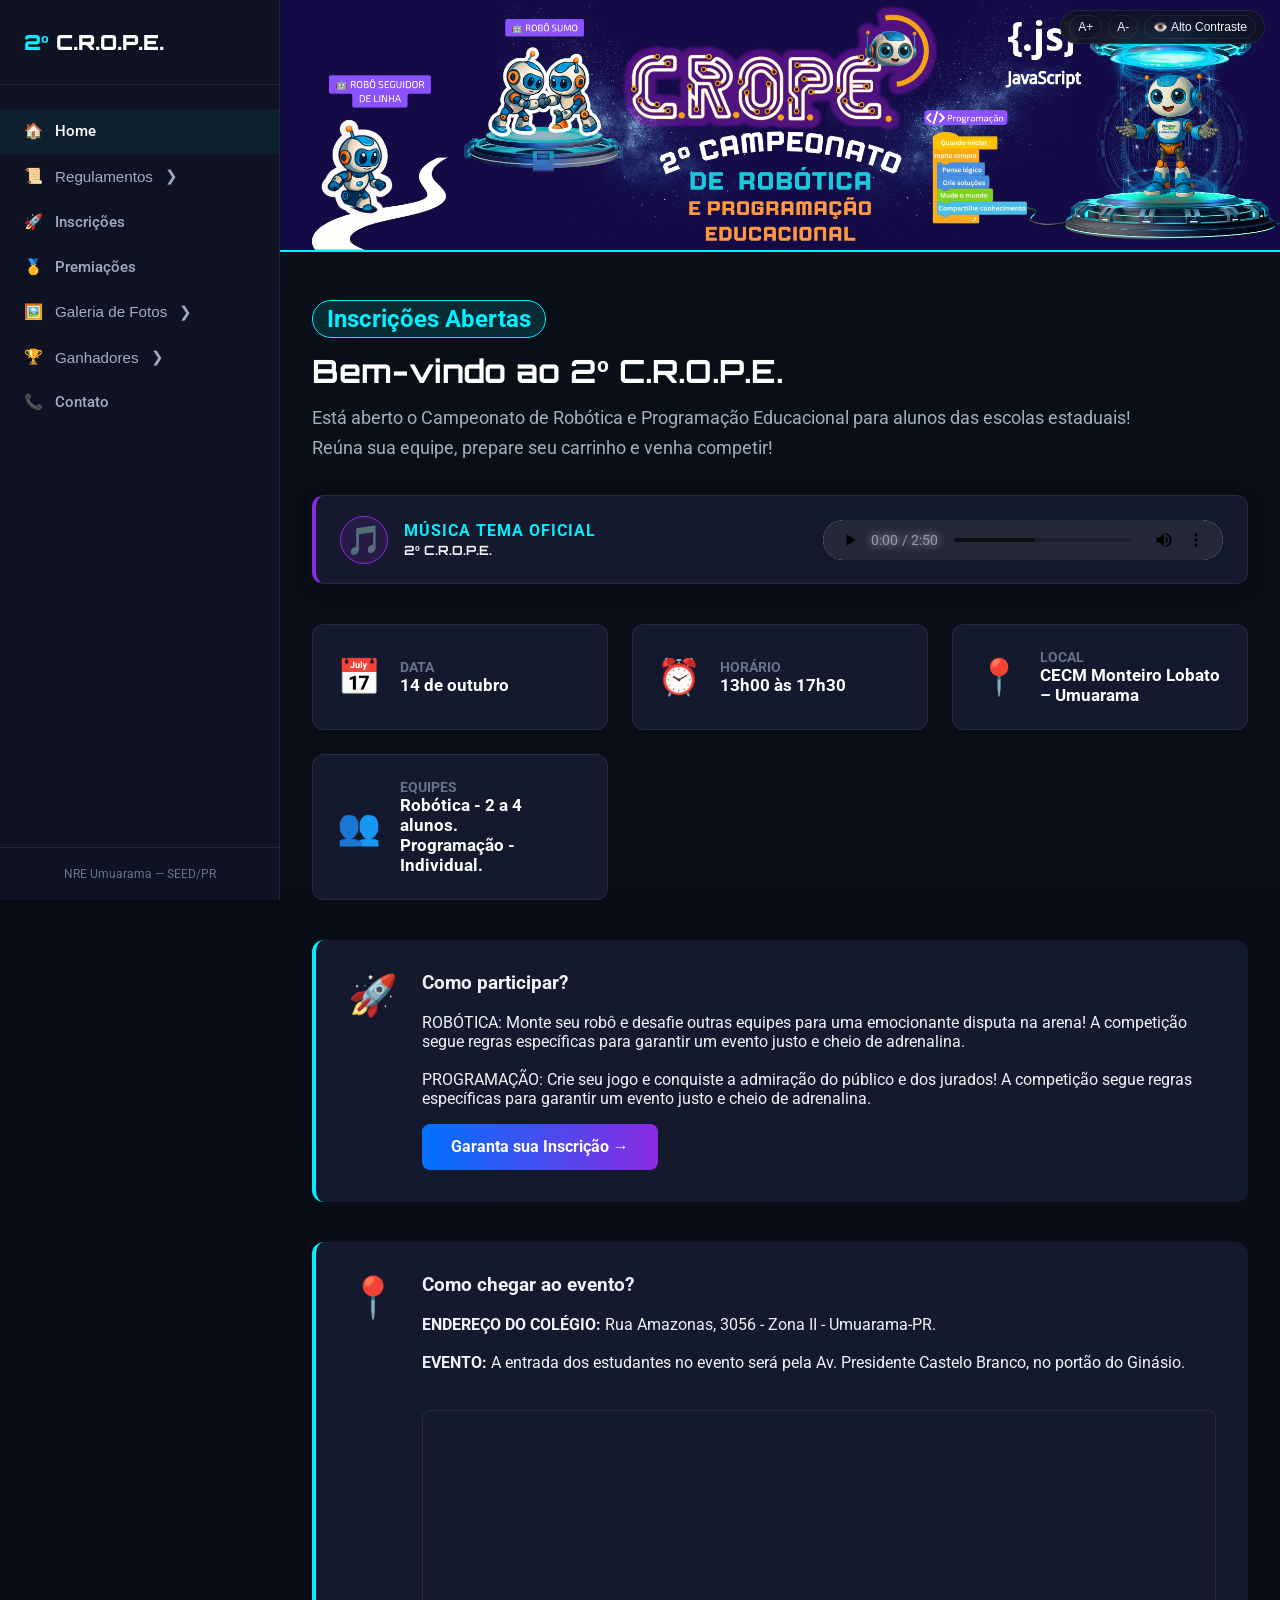
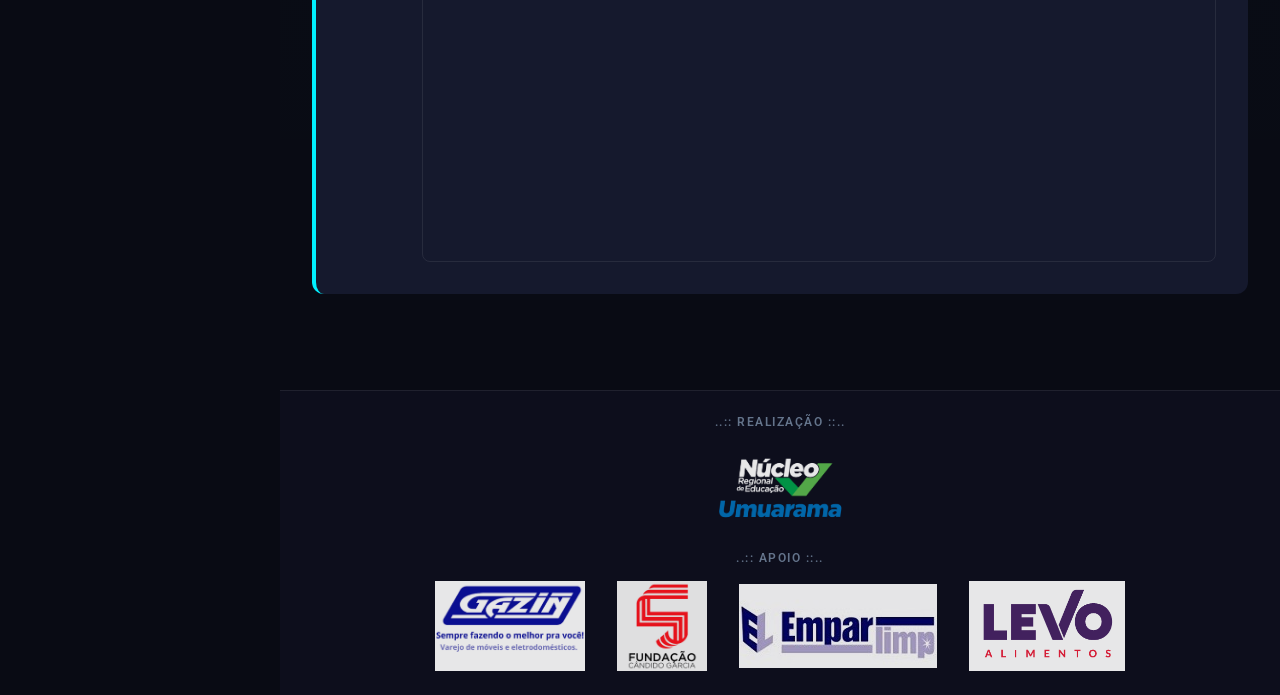
<file: index.html>
<!DOCTYPE html>
<html lang="pt-BR">
<head>
    <meta charset="UTF-8">
    <meta name="viewport" content="width=device-width, initial-scale=1.0">
    <title>2º C.R.O.P.E. - Campeonato de Robótica e Programação Educacional</title>
    <!-- Google Fonts -->
    <link rel="preconnect" href="https://fonts.googleapis.com">
    <link rel="preconnect" href="https://fonts.gstatic.com" crossorigin>
    <link href="https://fonts.googleapis.com/css2?family=Orbitron:wght@600;800;900&family=Rajdhani:wght@500;600;700&family=Roboto:wght@300;400;500;700&display=swap" rel="stylesheet">
    <link rel="stylesheet" href="css/style.css">
</head>
<body class="cyber-theme">

    <!-- ACESSIBILIDADE -->
<div class="accessibility-bar" role="region" aria-label="Acessibilidade">
    <button id="btn-increase-font" title="Aumentar fonte" aria-label="Aumentar fonte">A+</button>
    <button id="btn-decrease-font" title="Diminuir fonte" aria-label="Diminuir fonte">A-</button>
    <button id="btn-toggle-contrast" title="Alternar alto contraste" aria-label="Alto contraste">👁️ Alto Contraste</button>
</div>

    <!-- BARRA LATERAL DE NAVEGAÇÃO -->
    <aside class="sidebar-navigation" id="sidebar">
        <div class="sidebar-header">
            <a href="#home" class="brand-logo">
                <span class="brand-edition">2º</span> C.R.O.P.E.
            </a>
            <button class="mobile-toggle" id="mobile-toggle" aria-label="Alternar Menu">
                <span></span>
                <span></span>
                <span></span>
            </button>
        </div>

        <nav class="nav-menu">
            <ul class="nav-list">
                <li class="nav-item">
                    <a href="#home" class="nav-link active" data-section="home">
                        <span class="nav-icon">🏠</span>
                        <span class="nav-text">Home</span>
                    </a>
                </li>
                <li class="nav-item dropdown">
                    <button class="dropdown-btn" aria-expanded="false">
                        <span class="nav-icon">📜</span>
                        <span class="nav-text">Regulamentos</span>
                        <span class="arrow-icon">❯</span>
                    </button>
                    <ul class="dropdown-menu">
                        <li><a href="#regulamento-robotica" class="nav-link" data-section="regulamento-robotica">Robótica Educacional</a></li>
                        <li><a href="#regulamento-programacao" class="nav-link" data-section="regulamento-programacao">Programação Educacional</a></li>
                    </ul>
                </li>
                <li class="nav-item">
                    <a href="#inscricoes" class="nav-link" data-section="inscricoes">
                        <span class="nav-icon">🚀</span>
                        <span class="nav-text">Inscrições</span>
                    </a>
                </li>
                <li class="nav-item">
                    <a href="#premiacoes" class="nav-link" data-section="premiacoes">
                        <span class="nav-icon">🥇</span>
                        <span class="nav-text">Premiações</span>
                    </a>
                </li>
                <li class="nav-item dropdown">
                    <button class="dropdown-btn" aria-expanded="false">
                        <span class="nav-icon">🖼️</span>
                        <span class="nav-text">Galeria de Fotos</span>
                        <span class="arrow-icon">❯</span>
                    </button>
                    <ul class="dropdown-menu">
                        <li><a href="#fotos-2025" class="nav-link" data-section="fotos-2025">Fotos 1º CROPE (2025)</a></li>
                        <li><a href="#fotos-2026" class="nav-link" data-section="fotos-2026">Fotos 2º CROPE (2026)</a></li>
                    </ul>
                </li>
                <li class="nav-item dropdown">
                    <button class="dropdown-btn" aria-expanded="false">
                        <span class="nav-icon">🏆</span>
                        <span class="nav-text">Ganhadores</span>
                        <span class="arrow-icon">❯</span>
                    </button>
                    <ul class="dropdown-menu">
                        <li><a href="#ganhadores-2025" class="nav-link" data-section="ganhadores-2025">Ganhadores (2025)</a></li>
                        <li><a href="#ganhadores-2026" class="nav-link" data-section="ganhadores-2026">Ganhadores (2026)</a></li>
                    </ul>
                </li>
                <li class="nav-item">
                    <a href="#contato" class="nav-link" data-section="contato">
                        <span class="nav-icon">📞</span>
                        <span class="nav-text">Contato</span>
                    </a>
                </li>

            <!--    <li class="nav-item">
                    <a href="resultados.html" class="nav-link" target="_blank">
                        <span class="badge-neon2">● Resultados ao Vivo!</span>
                    </a>
                </li>
            -->    
            </ul>
        </nav>

        <footer class="sidebar-footer">
            <p>NRE Umuarama — SEED/PR</p>
        </footer>
    </aside>

    <!-- CONTEÚDO PRINCIPAL (SPA VISUAL) -->
    <main class="main-content">

        <!-- ================= SEÇÃO: HOME ================= -->
        <section id="home" class="page-section active">
            <header class="banner-header">
                <img src="images/banner/banner-home.png" alt="Banner 2º CROPE" class="banner-img" onerror="this.classList.add('banner-placeholder')">
                <div class="banner-fallback-title">
                    <h1>2º C.R.O.P.E.</h1>
                    <p>CAMPEONATO DE ROBÓTICA E PROGRAMAÇÃO EDUCACIONAL</p>
                </div>
            </header>

            <article class="content-wrapper">
                <header class="section-title-group">
                    <span class="badge-neon">Inscrições Abertas</span>
                    <h2>Bem-vindo ao 2º C.R.O.P.E.</h2>
                    <p class="lead-text">Está aberto o Campeonato de Robótica e Programação Educacional para alunos das escolas estaduais!</p>
                    <p class="lead-text">Reúna sua equipe, prepare seu carrinho e venha competir!</p>
                </header>

                <!-- Player de Áudio Oficial -->
                    <div class="audio-player-card">
                        <div class="audio-info">
                            <div class="audio-icon">🎵</div>
                            <div class="audio-details">
                                <span class="audio-tag">Música Tema Oficial</span>
                                <h4 class="audio-title">2º C.R.O.P.E.</h4>
                            </div>
                        </div>
    
                        <!-- O atributo 'controls' permite que o usuário dê o play e o 'preload="metadata"' não força o carregamento pesado -->
                        <audio class="custom-audio-element" controls preload="metadata">
                            <source src="audio/musica-tema.mp3" type="audio/mpeg">
                            Seu navegador não suporta o elemento de áudio.
                        </audio>
                    </div>
                
                <section class="info-grid">
                    <article class="info-card">
                        <div class="info-icon">📅</div>
                        <div class="info-body">
                            <h3>Data</h3>
                            <p>14 de outubro</p>
                        </div>
                    </article>

                    <article class="info-card">
                        <div class="info-icon">⏰</div>
                        <div class="info-body">
                            <h3>Horário</h3>
                            <p>13h00 às 17h30</p>
                        </div>
                    </article>

                    <article class="info-card">
                        <div class="info-icon">📍</div>
                        <div class="info-body">
                            <h3>Local</h3>
                            <p>CECM Monteiro Lobato – Umuarama</p>
                        </div>
                    </article>

                    <article class="info-card">
                        <div class="info-icon">👥</div>
                        <div class="info-body">
                            <h3>Equipes</h3>
                            <p>Robótica - 2 a 4 alunos.</p>
                            <p>Programação - Individual.</p>
                        </div>
                    </article>
                </section>

                <article class="callout-box accent-cyan">
                    <div class="callout-icon">🚀</div>
                    <div class="callout-content">
                        <h3>Como participar?</h3><br>                        
                        <p>ROBÓTICA: Monte seu robô e desafie outras equipes para uma emocionante disputa na arena! A competição segue regras específicas para garantir um evento justo e cheio de adrenalina.</p><br>                        
                        <p>PROGRAMAÇÃO: Crie seu jogo e conquiste a admiração do público e dos jurados! A competição segue regras específicas para garantir um evento justo e cheio de adrenalina.</p>
                        <a href="#inscricoes" class="btn-primary nav-trigger" data-target="inscricoes">Garanta sua Inscrição &rarr;</a>
                    </div>
                </article>

               <article class="callout-box accent-cyan">
                    <div class="callout-icon">📍</div>
                    <div class="callout-content">
                    <h3>Como chegar ao evento?</h3><br>                    
                    <p><strong>ENDEREÇO DO COLÉGIO:</strong> Rua Amazonas, 3056 - Zona II - Umuarama-PR.</p><br>                    
                    <p><strong>EVENTO:</strong> A entrada dos estudantes no evento será pela Av. Presidente Castelo Branco, no portão do Ginásio.</p><br>
                    

                    <!-- Contêiner do Mini-Mapa -->
                    <div class="map-container">
                        <iframe 
                            src="https://www.google.com/maps/embed?pb=!1m18!1m12!1m3!1d3652.883713912192!2d-53.31583000000001!3d-23.751500000000003!2m3!1f0!2f0!3f0!3m2!1i1024!2i768!4f13.1!3m3!1m2!1s0x94f2d40026e632db%3A0xb3cf51aef977a4a2!2sR.%20Amazonas%2C%203056%20-%20Zona%20II%2C%20Umuarama%20-%20PR%2C%2087502-120!5e0!3m2!1spt-BR!2sbr!4v1700000000000!5m2!1spt-BR!2sbr" 
                            width="100%" 
                            height="220" 
                            style="border:0;" 
                            allowfullscreen="" 
                            loading="lazy" 
                            referrerpolicy="no-referrer-when-downgrade">
                        </iframe>
                    </div>
                    </div>
                </article>

            </article>
        </section>


        <!-- ================= SEÇÃO: REGULAMENTO ROBÓTICA ================= -->
        <section id="regulamento-robotica" class="page-section">
            <header class="banner-header">
                <img src="images/banner/banner-regulamento-robotica.png" alt="Banner Regulamento Robótica Educacional" class="banner-img" onerror="this.classList.add('banner-placeholder')">
                <div class="banner-fallback-title">
                    <h1>REGULAMENTO ROBÓTICA</h1>
                </div>
            </header>

            <article class="content-wrapper">
                <header class="section-title-group">
                    <h2>Regulamento de Robótica Educacional</h2>
                    <p class="lead-text">Nosso manual de superpoderes! Ele garante que a competição seja justa, emocionante e cheia de desafios incríveis para você mostrar todo o seu talento na robótica.</p>
                </header><br>

                <div class="action-bar-pdf">
                    <a href="docs/regulamento-robotica-esse.pdf" target="_blank" rel="noopener noreferrer" class="btn-download-pdf">
                        📄 Clique aqui e baixe o regulamento de Robótica em PDF
                    </a>
                </div>

                <article class="alert-box warning-alert">
                    <div class="alert-header">
                        <span class="alert-icon">⚠️</span>
                        <h3>Briefing Obrigatório</h3>
                    </div>
                    <p>Será realizado um briefing obrigatório antes do início da competição, com o objetivo de esclarecer e elucidar quaisquer dúvidas dos competidores. É de responsabilidade das equipes interessadas estarem presentes no briefing, com pelo menos um representante, no horário previamente informado pela organização.</p>
                </article>

                <section class="rules-detail-card">
                    <h3>Regras Gerais & Autoridade</h3><br>
                    <ul class="styled-list">
                        <li>A organização poderá realizar briefings adicionais para discutir eventuais situações não previstas neste regulamento.</li>
                        <li>Em casos de incidentes não previstos nestas regras ou não acordados previamente em briefing, caberá à organização do evento deliberar sobre como proceder.</li>
                        <li>Os árbitros poderão solicitar informações técnicas ou operacionais sobre o robô, se julgarem necessário.</li>
                        <li>Os árbitros têm autoridade para desclassificar robôs ou tomar decisões cabíveis durante a competição, desde que justificadas com base neste regulamento e no conteúdo do briefing.</li>
                    </ul>
                </section>
            </article>
        </section>

        <!-- ================= SEÇÃO: REGULAMENTO PROGRAMAÇÃO ================= -->
        <section id="regulamento-programacao" class="page-section">
            <header class="banner-header">
                <img src="images/banner/banner-regulamento-programacao.png" alt="Banner Regulamento Programação Educacional" class="banner-img" onerror="this.classList.add('banner-placeholder')">
                <div class="banner-fallback-title">
                    <h1>REGULAMENTO PROGRAMAÇÃO</h1>
                </div>
            </header>

            <article class="content-wrapper">
                <header class="section-title-group">
                    <h2>Regulamento de Programação Educacional</h2>
                    <p class="lead-text">Nosso guia supremo! Ele mostra tudo que deve ser feito para que a competição seja justa, emocionante e cheia de desafios incríveis para você mostrar todo o seu talento na programação.</p>
                </header><br>

                <div class="action-bar-pdf">
                    <a href="docs/regulamento-programacao-esse.pdf" target="_blank" rel="noopener noreferrer" class="btn-download-pdf">
                        📄 Clique aqui e baixe o regulamento de Programação em PDF
                    </a>
                </div>

                <article class="alert-box warning-alert">
                    <div class="alert-header">
                        <span class="alert-icon">🧑‍💻</span>
                        <h3>Fase Classificatória</h3>
                    </div>
                    <p>Após o encerramento das inscrições será realizada uma banca avaliadora para selecionar os 5 projetos que serão apresentados no dia do evento.</p>
                </article>

                <article class="alert-box warning-alert">
                    <div class="alert-header">
                        <span class="alert-icon">⚠️</span>
                        <h3>Briefing Obrigatório</h3>
                    </div>
                    <p>Será realizado um briefing obrigatório antes do início das apresentações, com o objetivo de esclarecer e elucidar quaisquer dúvidas dos competidores. É de responsabilidade dos interessados estarem presentes no briefing, no horário previamente informado pela organização.</p>
                </article>

                <section class="rules-detail-card">
                    <h3>Orientações Gerais da Competição</h3><br>
                    <ul class="styled-list">
                        <li>A organização poderá realizar briefings adicionais para discutir eventuais situações não previstas neste regulamento.</li>
                        <li>Em casos de incidentes não previstos nestas regras ou não acordados previamente em briefing, caberá à organização do evento deliberar sobre como proceder.</li>
                        <li>Os avaliadores poderão solicitar informações técnicas sobre o projeto/código, se julgarem necessário.</li>
                    </ul>
                </section>
            </article>
        </section>

        <!-- ================= SEÇÃO: INSCRIÇÕES ================= -->
        <section id="inscricoes" class="page-section">
            <header class="banner-header">
                <img src="images/banner/banner-inscricoes.png" alt="Banner Inscrições CROPE" class="banner-img" onerror="this.classList.add('banner-placeholder')">
                <div class="banner-fallback-title">
                    <h1>INSCRIÇÕES</h1>
                </div>
            </header>

            <article class="content-wrapper">
                <header class="section-title-group">
                    <h2>Inscrições para o 2º CROPE</h2>
                    <p class="lead-text">Confira os requisitos de participação e garanta a vaga da sua escola e equipe nas modalidades disponíveis.</p><br>
                </header>

                <section class="requirements-card">
                    <h3 style="color: aqua;">Prazo final para as inscrições: 30 de setembro de 2026.</h3><br>
                    <h3>Requisitos para Participação</h3><br>
                    <ul class="check-list">
                        <li>Podem participar alunos regularmente matriculados nas escolas estaduais jurisdicionadas ao NRE Umuarama.</li>
                        <li>As equipes/competidor inscritos devem representar uma instituição educacional.</li>
                        <li>Para Robótica cada equipe deve ser composta por 2 até 4 alunos.</li>
                        <li>Para Programação os trabalhos devem ser individuais.</li>
                        <li>Cada equipe de Robótica deverá fazer a inscrição na categoria em que deseja participar.</li>
                        <li>Uma instituição pode ser representada por várias equipes ou competidor.</li>
                        <li>O registro de diferentes equipes da mesma instituição na mesma categoria só é permitido se forem compostas por alunos distintos.</li>
                    </ul>
                </section>

                <article class="callout-box alert-border">
                    <div class="callout-icon">✍️</div>
                    <div class="callout-content">
                        <h3>Autorização para MENORES de idade.</h3>
                        <p><strong>É obrigatório anexar a autorização de uso de imagem assinada pelos responsáveis legais dos participantes no ato do preenchimento do formulário de inscrição.</strong></p>
                        <p><strong>Todas as autorizações devem ser agrupadas em um único arquivo PDF para anexar no formulário.</strong></p>
                        <a href="docs/termo-uso-imagem-menor.pdf" target="_blank" class="btn-secondary">
                            📄 Clique aqui para baixar o termo de autorização de uso de imagem para MENOR de idade.
                        </a>
                    </div>
                </article>

                <article class="callout-box alert-border-maior">
                    <div class="callout-icon">✍️</div>
                    <div class="callout-content">
                        <h3>Autorização para MAIORES de idade e/ou professores.</h3>
                        <p><strong>É obrigatório anexar a autorização de uso de imagem devidamente assinada pelos participantes no ato do preenchimento do formulário de inscrição.</strong></p>
                        <p><strong>Todas as autorizações devem ser agrupadas em um único arquivo PDF para anexar no formulário.</strong></p>
                        <a href="docs/termo-uso-imagem-maior.pdf" target="_blank" class="btn-secondary">
                            📄 Clique aqui para baixar o termo de autorização de uso de imagem para MAIOR de idade.
                        </a>
                    </div>
                </article>

                <section class="categories-grid">
                    <article class="category-card glow-purple">
                        <div class="category-badge">Modalidade Robótica</div>
                        <div class="category-icon">🤖</div>
                        <h3>Robô-Sumô</h3>
                        <p>Enfrente outros robôs na arena para ver quem consegue manter o domínio no tatame com força, agilidade e estratégia.</p>
                        <a href="https://forms.gle/gAjZwC9jieRZu14V9" target="_blank" rel="noopener noreferrer" class="btn-action">
                            <span>🤖 Realizar inscrição: Robô-Sumô</span>
                        </a>
                    </article>

                    <article class="category-card glow-blue">
                        <div class="category-badge">Modalidade Robótica</div>
                        <div class="category-icon">🏎️</div>
                        <h3>Seguidor de Linha</h3>
                        <p>Projete e programe um robô veloz capaz de percorrer o circuito sem perder o traçado e no menor tempo possível.</p>
                        <a href="https://forms.gle/YvRXK4kQCvYUqTuA7" target="_blank" rel="noopener noreferrer" class="btn-action">
                            <span>🏎️ Realizar inscrição: Seguidor de Linha</span>
                        </a>
                    </article>

                    <article class="category-card glow-green">
                        <div class="category-badge">Modalidade Programação</div>
                        <div class="category-icon">💻</div>
                        <h3>Programação</h3>
                        <p>Crie um jogo envolvente capaz de cativar o público e os jurados, use toda sua criatividade e desenvolva soluções inteligentes para um código limpo.</p>
                        <a href="https://forms.gle/HqL9S4xP6eVXHHpk6" target="_blank" rel="noopener noreferrer" class="btn-action">
                            <span>👨‍💻 Realizar inscrição: Programação</span>
                        </a>
                    </article>
                </section>
            </article>
        </section>

        <!-- ================= SEÇÃO: PREMIAÇÕES ================= -->
        <section id="premiacoes" class="page-section">
            <header class="banner-header">
                <img src="images/banner/banner-premiacoes.png" alt="Banner Premiações CROPE" class="banner-img" onerror="this.classList.add('banner-placeholder')">
                <div class="banner-fallback-title">
                    <h1>PREMIAÇÕES</h1>
                </div>
            </header>

            <article class="content-wrapper">
                <header class="section-title-group">
                    <h2>Premiações & Reconhecimento</h2>
                    <p class="lead-text">Seu esforço, dedicação e criatividade serão valorizados e celebrados no 2º C.R.O.P.E.!</p>
                </header>

                <section class="awards-grid">
                    <article class="award-card rank-gold">
                        <div class="award-trophy">🏆</div>
                        <h3>Troféus</h3>
                        <p><strong>1º, 2º e 3º colocados</strong> de cada categoria receberão troféus e medalhas.</p>
                    </article>

                    <article class="award-card rank-silver">
                        <div class="award-trophy">🥇</div>
                        <h3>Medalhas</h3>
                        <p><strong>4º e 5º colocados</strong> de cada categoria receberão apenas medalhas.</p>
                    </article>

                    <article class="award-card rank-bronze">
                        <div class="award-trophy">📜</div>
                        <h3>Certificados</h3>
                        <p><strong>Todos os participantes</strong> receberão certificados oficiais de participação de acordo com a categoria.</p>
                    </article>
                </section>
            </article>
        </section>

        <!-- ================= SEÇÃO: FOTOS 2025 ================= -->
        <section id="fotos-2025" class="page-section">
            <header class="banner-header">
                <img src="images/banner/banner-fotos.png" alt="Banner Fotos" class="banner-img" onerror="this.classList.add('banner-placeholder')">
                <div class="banner-fallback-title">
                    <h1>FOTOS DO EVENTO</h1>
                </div>
            </header>

            <article class="content-wrapper">
                <header class="section-title-group">
                    <h2>Fotos do 1º CROPE (2025)</h2>
                    <p class="lead-text">Relembre os melhores momentos da primeira edição do Campeonato de Robótica e Programação Educacional.</p>
                </header>


                <section class="gallery-slider-container">
                    <!-- As fotos serão injetadas dinamicamente via JS aqui -->
                    <div class="slider-wrapper" id="slider-wrapper2025"></div>

                    <!-- Botões de controle -->
                    <button class="slider-btn prev" id="slider-prev">❮</button>
                    <button class="slider-btn next" id="slider-next">❯</button>
                </section>
            
            </article>
        </section>

        <!-- ================= SEÇÃO: FOTOS 2026 ================= -->
        <section id="fotos-2026" class="page-section">
            <header class="banner-header">
                <img src="images/banner/banner-fotos.png" alt="Banner Fotos" class="banner-img" onerror="this.classList.add('banner-placeholder')">
                <div class="banner-fallback-title">
                    <h1>FOTOS DO EVENTO</h1>
                </div>
            </header>

            <article class="content-wrapper">
                <header class="section-title-group">
                    <h2>Fotos do 2º CROPE (2026)</h2>
                    <p class="lead-text">Aqui estarão as fotos da segunda edição do Campeonato de Robótica e Programação Educacional.</p>
                </header>

                <section class="gallery-slider-container">
                    <!-- As fotos serão injetadas dinamicamente via JS aqui -->
                    <div class="slider-wrapper" id="slider-wrapper2026"></div>

                    <!-- Botões de controle -->
                    <button class="slider-btn prev" id="slider-prev">❮</button>
                    <button class="slider-btn next" id="slider-next">❯</button>
                </section>

            </article>
        </section>

        <!-- ================= SEÇÃO: GANHADORES 2025 ================= -->
        <section id="ganhadores-2025" class="page-section">
            <header class="banner-header">
                <img src="images/banner/banner-ganhadores.png" alt="Banner Regulamento Robótica Educacional" class="banner-img" onerror="this.classList.add('banner-placeholder')">
                <div class="banner-fallback-title">
                    <h1>GANHADORES 2025</h1>
                </div>
            </header>

            <article class="content-wrapper">
                <header class="section-title-group">
                    <h2>Ganhadores do CROPE em 2025</h2>
                    <p class="lead-text">Conheça os competidores que mostraram todo seu talento na edição 2025 do CROPE.</p>
                </header>

                <article class="alert-box warning-alert">
                    <div class="alert-header">
                        <h3>🤖 Robô-Sumô</h3>
                    </div>
                    <h3>1º lugar: CE Ver José Balan: Titan Balan</h3>
                    <h3>2° lugar: CE Nestor Victor: Haikaze</h3>
                    <h3>3° lugar: CE Nestor Victor: Aluzão</h3>
                    <h3>4° lugar: CE Nestor Victor: Cybergirls</h3>
                    <h3>5ª lugar: CE Lucia Alves - Vórtex Sombrio</h3>
                </article>

                <article class="alert-box ganhadores-alert">
                    <div class="alert-header">
                        <h3>🚗 Seguidor de Linha</h3>
                    </div>
                    <h3>1º lugar: CE Castelo Branco: Destructor</h3>                   
                    <h3>2° lugar: CE Nestor Victor : Legendário</h3>
                    <h3>3º lugar: CE Santa Eliza: Roblô</h3>
                    <h3>4° lugar: CE Castelo Branco: Robocopssanta</h3>
                    <h3>5ª lugar: CE Malba Tahan: Cyber Flash</h3>
                </article>

                <section class="rules-detail-card">
                    <h3>O próximo ganhador pode ser você 🫵</h3>                                        
                </section>
            </article>
        </section>
        
       <!-- ================= SEÇÃO: GANHADORES 2026 ================= -->
        <section id="ganhadores-2026" class="page-section">
            <header class="banner-header">
                <img src="images/banner/banner-ganhadores.png" alt="Banner Regulamento Robótica Educacional" class="banner-img" onerror="this.classList.add('banner-placeholder')">
                <div class="banner-fallback-title">
                    <h1>GANHADORES 2026</h1>
                </div>
            </header>

            <article class="content-wrapper">
                <header class="section-title-group">
                    <h2>Ganhadores do CROPE em 2026 (EM BREVE)</h2>
                    <p class="lead-text">Conheça os competidores que mostraram todo seu talento na edição 2026 do CROPE.</p>
                </header>

                <article class="alert-box warning-alert">
                    <div class="alert-header">
                        <h3>🤖 Robô-Sumô</h3>
                    </div>
                    <h3>1º lugar: CE Malba Tahan: Juggernaut</h3>
                    <h3>2° lugar: CE Cleoracy A Gil: Atom</h3>
                    <h3>3° lugar: EEC Guaiporã: Tsunami</h3>
                    <h3>4° lugar: EEC Guaiporã: Fúria da Noite</h3>
                    <h3>5ª lugar: CE Cleoracy A Gil: Gaita Fight</h3>
                </article>

                <article class="alert-box warning-alert">
                    <div class="alert-header">
                        <h3>🚗 Seguidor de Linha</h3>
                    </div>
                    <h3>1º lugar: CE Cleoracy A Gil: Carreirinha</h3>                   
                    <h3>2° lugar: CECM Nestor Victor: Cão Guia</h3>
                    <h3>3º lugar: CECM Nestor Victor: Veloz</h3>
                    <h3>4° lugar: CECM Nestor Victor: Legendário</h3>
                    <h3>5ª lugar: CE Ana Neri: Formiga</h3>
                </article>

                <article class="alert-box ganhadores-alert">
                    <div class="alert-header">
                        <h3>💻 Programação</h3>
                    </div>
                    <h3>1º lugar: CE Vila Alta: Terraform: Resgate do Planeta Azul (Julio Cesar)</h3>                   
                    <h3>2° lugar: CECM Douradina: AgroGuardião: Missão Equilíbrio (José Eduardo)</h3>
                    <h3>3º lugar: CECM Cruzeiro do Oeste: AgroVerse 2060 (Pedro Henrique)</h3>
                    <h3>4° lugar: CE Cleoracy A Gil: Wheres The Ground? (Gabriel Marques)</h3>
                    <h3>5ª lugar: CE São José: Disorder (Gustavo Santos)</h3>
                </article>

                <section class="rules-detail-card">
                    <h3>O próximo ganhador pode ser você 🫵</h3>                                        
                </section>
            </article>
        </section> 
        
        <!-- ================= SEÇÃO: CONTATO ================= -->
        <section id="contato" class="page-section">
            <header class="banner-header">
                <img src="images/banner/banner-contato.png" alt="Banner Contato" class="banner-img" onerror="this.classList.add('banner-placeholder')">
                <div class="banner-fallback-title">
                    <h1>CONTATO</h1>
                </div>
            </header>

            <article class="content-wrapper">
                <header class="section-title-group">
                    <h2>Fale Conosco</h2>
                    <p class="lead-text">Dúvidas sobre os regulamentos, inscrições ou logística do evento? Entre em contato com a equipe organizadora.</p>
                </header>

                <section class="contacts-grid">
                    <article class="contact-card glow-cyan">
                        <header class="contact-card-header">
                            <span class="contact-tag">Coordenação</span>
                            <h3>Robótica Educacional</h3>
                        </header>
                        <div class="contact-body">
                            <div class="person-name">Kelly Christina Rezende</div>
                            <ul class="contact-details-list">
                                <li>📧 <a href="mailto:kelly_rezende@escola.pr.gov.br">kelly_rezende@escola.pr.gov.br</a></li>
                                <li>🏢 NRE de Umuarama</li>
                                <li>☎️ (44) 3621-8610</li>
                                <li>📱 (44) 99833-7289</li>
                            </ul>
                        </div>
                    </article>

                    <article class="contact-card glow-purple">
                        <header class="contact-card-header">
                            <span class="contact-tag">Coordenação</span>
                            <h3>Programação Educacional</h3>
                        </header>
                        <div class="contact-body">
                            <div class="person-name">Edmilson Ramos Coelho</div>
                            <ul class="contact-details-list">
                                <li>📧 <a href="mailto:nreumr_programacao@educacao.pr.gov.br">nreumr_programacao@educacao.pr.gov.br</a></li>
                                <li>🏢 NRE de Umuarama</li>
                                <li>☎️ (44) 3621-8656</li>
                                <li>📱 (44) 99976-3508</li>
                            </ul>
                        </div>
                    </article>
                </section>
            </article>
        </section>

        <!-- Cole este bloco dentro de <main class="main-content">, no final, após todas as .page-section -->
        <footer class="sponsors-footer">
            <div class="sponsors-container">
                <span class="sponsors-title">..:: Realização ::..</span>
                <div class="sponsors-logos">
                    <!-- Substitua os 'src' pelos caminhos das imagens dos patrocinadores -->
                    <img src="images/logo/logo-nre.png" alt="Núcleo Regional de Educação de Umuarama" class="sponsor-logo">
                </div>

                <span class="sponsors-title">..:: Apoio ::..</span>
                <div class="sponsors-logos">
                    <!-- Substitua os 'src' pelos caminhos das imagens dos patrocinadores -->
                    <img src="images/logo/logo-gazin-e.png" alt="Móveis Gazin" class="sponsor-logo">
                    <img src="images/logo/logo-fund-unipar.jpeg" alt="Fundação Cândido Garcia" class="sponsor-logo">
                    <img src="images/logo/logo-empar-limp.jpeg" alt="Empar Limp" class="sponsor-logo">
                    <img src="images/logo/logo-levo.png" alt="Levo Alimentos" class="sponsor-logo">
                </div>
            </div>
        </footer>

    </main>

    <script src="js/script.js"></script>
</body>
</html>
</file>
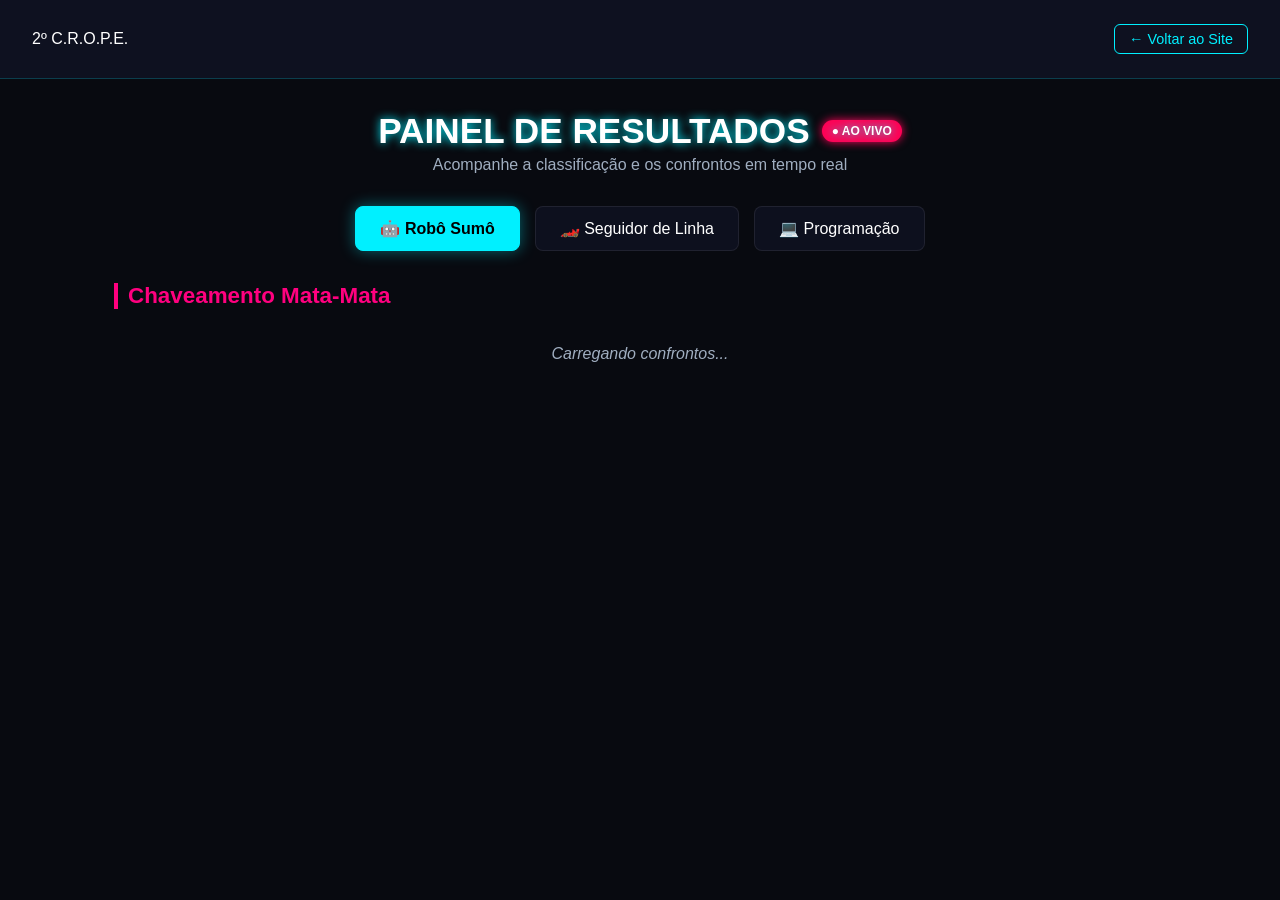
<file: resultados.html>
<!DOCTYPE html>
<html lang="pt-BR">
<head>
    <meta charset="UTF-8">
    <meta name="viewport" content="width=device-width, initial-scale=1.0">
    <title>Resultados AO VIVO — 2º C.R.O.P.E.</title>
    <link rel="stylesheet" href="css/style.css">
    <link rel="stylesheet" href="css/resultados.css">
</head>
<body>

    <!-- Cabeçalho Principal do Site (Mantém a identidade) -->
    <header class="main-header">
        <div class="logo">
            <span class="neon-text">2º C.R.O.P.E.</span>
        </div>
        <a href="index.html" class="btn-back">← Voltar ao Site</a>
    </header>

    <main class="results-container">
        
        <div class="results-header">
            <h1 class="page-title">PAINEL DE RESULTADOS <span class="live-tag">● AO VIVO</span></h1>
            <p class="page-subtitle">Acompanhe a classificação e os confrontos em tempo real</p>
        </div>

        <!-- Seletor de Modalidades -->
        <nav class="results-tabs">
            <button class="tab-button active" onclick="switchTab('sumo')">🤖 Robô Sumô</button>
            <button class="tab-button" onclick="switchTab('seguidor')">🏎️ Seguidor de Linha</button>
            <button class="tab-button" onclick="switchTab('programacao')">💻 Programação</button>
        </nav>

        <!-- Conteúdo: Robô Sumô -->
        <section id="tab-sumo" class="tab-panel active">
            <h2 class="section-title">Chaveamento Mata-Mata</h2>
            <div id="sumo-matches" class="matches-grid">
                <p class="loading-text">Carregando confrontos...</p>
            </div>
        </section>

        <!-- Conteúdo: Seguidor de Linha -->
        <section id="tab-seguidor" class="tab-panel">
            <h2 class="section-title">Classificação (Menor Tempo)</h2>
            <div class="table-wrapper">
                <table class="cyber-table">
                    <thead>
                        <tr>
                            <th>POS.</th>
                            <th>NOME DO ROBÔ</th>
                            <th>INSTITUIÇÃO DE ENSINO</th>
                            <th>TEMPO</th>
                        </tr>
                    </thead>
                    <tbody id="seguidor-ranking">
                        <tr><td colspan="4" class="loading-text">Carregando tempos...</td></tr>
                    </tbody>
                </table>
            </div>
        </section>

        <!-- Conteúdo: Programação -->
        <section id="tab-programacao" class="tab-panel">
            <h2 class="section-title">Classificação (Maior Nota)</h2>
            <div class="table-wrapper">
                <table class="cyber-table">
                    <thead>
                        <tr>
                            <th>POS.</th>
                            <th>NOME DO ESTUDANTE</th>
                            <th>INSTITUIÇÃO DE ENSINO</th>
                            <th>PONTUAÇÃO FINAL</th>
                        </tr>
                    </thead>
                    <tbody id="programacao-ranking">
                        <tr><td colspan="4" class="loading-text">Carregando notas...</td></tr>
                    </tbody>
                </table>
            </div>
        </section>

    </main>

    <script src="js/resultados.js"></script>
</body>
</html>
</file>
<file: css/style.css>
:root {
    --bg-dark-core: #090b14;
    --bg-sidebar: #0f1222;
    --bg-card: #15192d;
    --cyan-neon: #00f0ff;
    --blue-neon: #0072ff;
    --purple-neon: #8a2be2;
    --magenta-neon: #ff007f;
    --yellow-warning: #ffd700;
    --text-primary: #f0f4f8;
    --text-muted: #a0aec0;
    --text-dim: #64748b;
    --border-subtle: rgba(255, 255, 255, 0.08);
    --font-heading: 'Orbitron', 'Rajdhani', sans-serif;
    --font-body: 'Roboto', sans-serif;
    --font-scale: 1rem;
}

/* ALTO CONTRASTE */
body.high-contrast {
    --bg-dark-core: #000000 !important;
    --bg-sidebar: #050505 !important;
    --bg-card: #111111 !important;
    --cyan-neon: #00ffff !important;
    --blue-neon: #3388ff !important;
    --purple-neon: #d000ff !important;
    --magenta-neon: #ff0055 !important;
    --yellow-warning: #ffff00 !important;
    --text-primary: #ffffff !important;
    --text-muted: #e0e0e0 !important;
    --border-subtle: #ffffff !important;
}

*, *::before, *::after { 
    box-sizing: border-box; 
    margin: 0; 
    padding: 0; 
}

html { 
    font-size: var(--font-scale); 
}

body.cyber-theme {
    background-color: var(--bg-dark-core);
    color: var(--text-primary);
    font-family: var(--font-body);
    display: flex;
    min-height: 100vh;
}

/* FIXAR O TITULO DA PÁGINA / BANNER NO TOPO */
.banner-header {
    position: sticky;
    top: 0;
    z-index: 90;
    background-color: var(--bg-dark-core);
    backdrop-filter: blur(10px);
}

/* Evita que o conteúdo da página passe por cima dos botões de acessibilidade */
.accessibility-bar {
    z-index: 1000;
}

/* BARRA DE ACESSIBILIDADE */
.accessibility-bar {
    position: fixed;
    top: 10px;
    right: 15px;
    z-index: 1000;
    display: flex;
    gap: 6px;
    background: rgba(15, 18, 34, 0.85);
    backdrop-filter: blur(8px);
    padding: 4px 8px;
    border-radius: 20px;
    border: 1px solid var(--border-subtle);
}

.accessibility-bar button {
    background: transparent;
    border: 1px solid var(--border-subtle);
    color: var(--text-primary);
    padding: 4px 8px;
    border-radius: 12px;
    font-size: 0.75rem;
    cursor: pointer;
    transition: all 0.2s;
}

.accessibility-bar button:hover {
    border-color: var(--cyan-neon);
    color: var(--cyan-neon);
}

/* SIDEBAR E CABEÇALHO FIXO */
.sidebar-navigation {
    width: 280px;
    background-color: var(--bg-sidebar);
    border-right: 1px solid var(--border-subtle);
    display: flex;
    flex-direction: column;
    position: fixed;
    top: 0; bottom: 0; left: 0;
    z-index: 100;
}

.sidebar-header { 
    padding: 1.8rem 1.5rem; 
    border-bottom: 1px solid var(--border-subtle); 
    display: flex;
    justify-content: space-between;
    align-items: center;
}

.brand-logo { 
    font-family: var(--font-heading); 
    font-size: 1.3rem; 
    font-weight: 900; 
    color: #fff; 
    text-decoration: none; 
}

.brand-edition { 
    color: var(--cyan-neon); 
}

.mobile-toggle {
    display: none;
    background: transparent;
    border: none;
    cursor: pointer;
    flex-direction: column;
    gap: 5px;
}

.mobile-toggle span {
    width: 24px;
    height: 2px;
    background: var(--text-primary);
    transition: 0.3s;
}

.nav-menu { 
    flex: 1; 
    padding: 1.5rem 0; 
    overflow-y: auto;
}

 .nav-list { 
    list-style: none;
}

.nav-link, .dropdown-btn {
    display: flex; 
    align-items: center; 
    gap: 12px; 
    padding: 0.85rem 1.5rem;
    color: var(--text-muted); 
    text-decoration: none; 
    font-weight: 500; 
    font-size: 0.95rem;
    border-left: 3px solid transparent; 
    background: transparent; 
    border: none; 
    width: 100%; 
    cursor: pointer; 
    text-align: left;
}

.nav-link:hover, .nav-link.active { 
    color: #fff; 
    background: rgba(0, 240, 255, 0.06); 
    border-left-color: var(--cyan-neon); 
}

.dropdown-menu { 
    list-style: none; 
    max-height: 0; 
    overflow: hidden; 
    transition: max-height 0.3s ease; 
    background: rgba(0, 0, 0, 0.2); 
}

.dropdown.open .dropdown-menu {
     max-height: 200px; 
}

.dropdown-menu .nav-link { 
    padding-left: 3.2rem; 
    font-size: 0.88rem; 
}

.sidebar-footer { 
    padding: 1.2rem 1.5rem; 
    border-top: 1px solid var(--border-subtle); 
    font-size: 0.75rem; 
    color: var(--text-dim); 
    text-align: center; 
}

.main-content { 
    margin-left: 280px; 
    flex: 1; 
    min-height: 100vh; 
}

.page-section { 
    display: none; 
}

.page-section.active { 
    display: block; 
    animation: fadeIn 0.3s ease; 
}

@keyframes fadeIn { 
    from { opacity: 0; } 
    to { opacity: 1; } 
}

/* DIFERENCIAÇÃO DE SEÇÕES E BANNERS */

.banner-header {
    position: sticky;
    top: 0;
    z-index: 90;
    width: 100%;
    max-height: 260px; /* Mantém um limite máximo para não ocupar a tela toda */
    overflow: hidden;
    border-bottom: 2px solid var(--cyan-neon);
    background: #0d111d;
    display: flex;
    justify-content: center;
    align-items: center;
}

.banner-img {
    width: 100%;
    height: 100%;
    max-height: 260px;
    object-fit: contain; /* Exibe a imagem inteira sem cortar texto ou arte */
    object-position: center;
}

.banner-placeholder { 
    display: none !important; 
}

.banner-fallback-title { 
    display: none; 
    padding: 3rem 2rem; 
    text-align: center; 
    background: linear-gradient(135deg, #150030 0%, #00122e 100%); 
}

.banner-img.banner-placeholder + .banner-fallback-title { 
    display: block; 
}

.banner-fallback-title h1 { 
    font-family: var(--font-heading); 
    color: var(--cyan-neon); 
}


/* Variações Sutis de Cores por Seção */
#home { 
    background: linear-gradient(180deg, rgba(0,240,255,0.02) 0%, transparent 100%); 
}

#regulamento-robotica { 
    background: linear-gradient(180deg, rgba(138,43,226,0.04) 0%, transparent 100%); 
}

#regulamento-robotica .banner-header { 
    border-bottom-color: var(--purple-neon); 
}

#regulamento-programacao { 
    background: linear-gradient(180deg, rgba(0,114,255,0.04) 0%, transparent 100%); 
}

#regulamento-programacao .banner-header { 
    border-bottom-color: var(--blue-neon); 
}

#inscricoes { 
    background: linear-gradient(180deg, rgba(255,0,127,0.03) 0%, transparent 100%); 
}

#inscricoes .banner-header { 
    border-bottom-color: var(--magenta-neon); 
}

.content-wrapper { 
    max-width: 1100px; 
    margin: 0 auto; 
    padding: 3rem 2rem; 
}

.callout-content {
    width: 100%;
}

.map-container {
    margin-top: 1.2rem;
    width: 100%;
    max-width: 900px;
    border-radius: 8px;
    overflow: hidden;
    border: 1px solid var(--border-subtle);
}

.map-container iframe {
    display: block;
    width: 100%;
    height: 450px;
}

.badge-neon { 
    display: inline-block; 
    padding: 4px 14px; 
    background: rgba(0, 240, 255, 0.12); 
    border: 1px solid var(--cyan-neon); 
    color: var(--cyan-neon); 
    border-radius: 20px; 
    font-size: 1.5rem; 
    font-weight: 700; 
    margin-bottom: 0.8rem; 
}

.badge-neon2 { 
    display: inline-block; 
    padding: 4px 14px; 
    background: rgba(0, 240, 255, 0.12); 
    border: 1px solid var(--cyan-neon); 
    color: var(--cyan-neon); 
    border-radius: 20px; 
    font-size: 1.1rem; 
    font-weight: 700; 
    margin-bottom: 0.8rem; 
    animation: pulse-live 1.5s infinite;
}

@keyframes pulse-live {
    0%, 100% { opacity: 1; transform: scale(1); }
    50% { opacity: 0.5; transform: scale(0.95); }
}

.section-title-group h2 { 
    font-family: var(--font-heading); 
    font-size: 2rem; 
    color: #fff; 
    margin-bottom: 0.8rem; 
}

.lead-text { 
    font-size: 1.1rem; 
    color: var(--text-muted); 
    line-height: 1.7; 
}

.info-grid { 
    display: grid; 
    grid-template-columns: repeat(auto-fit, minmax(220px, 1fr)); 
    gap: 1.5rem; 
    margin: 2.5rem 0; 
}

.info-card { 
    background: var(--bg-card); 
    border: 1px solid var(--border-subtle); 
    border-radius: 12px; 
    padding: 1.5rem; 
    display: flex; 
    align-items: center; 
    gap: 1.2rem; 
}

.info-icon { 
    font-size: 2.2rem; 
}

.info-body h3 { 
    font-size: 0.85rem; 
    color: var(--text-dim); 
    text-transform: uppercase; 
}

.info-body p { 
    font-size: 1.05rem; 
    font-weight: 700; 
    color: #fff; 
}

.callout-box { 
    background: var(--bg-card); 
    border-radius: 12px; 
    padding: 2rem; 
    display: flex;
    gap: 1.5rem; 
    margin-top: 2.5rem; 
    border-left: 4px solid var(--cyan-neon); 
}

.callout-box.alert-border { 
    border-left-color: var(--yellow-warning); 
}

.callout-box.alert-border-maior { 
    border-left-color: var(--magenta-neon); 
}

.callout-icon { 
    font-size: 2.5rem; 
}

.btn-primary { 
    display: inline-block; 
    padding: 0.85rem 1.8rem; 
    background: linear-gradient(90deg, var(--blue-neon), var(--purple-neon)); 
    color: #fff; 
    font-weight: 700; 
    text-decoration: none; 
    border-radius: 8px; 
    margin-top: 1rem; 
}

.btn-secondary { 
    display: inline-block; 
    padding: 0.75rem 1.4rem; 
    background: rgba(255, 255, 255, 0.05); 
    border: 1px solid var(--border-subtle); 
    color: #fff; 
    text-decoration: none; 
    border-radius: 6px; 
    margin-top: 0.8rem; 
}

.btn-download-pdf { 
    display: inline-flex; 
    padding: 1rem 1.8rem; 
    background: rgba(255, 0, 127, 0.1); 
    border: 1px solid var(--magenta-neon); 
    color: #fff; 
    text-decoration: none; 
    border-radius: 8px; 
    font-weight: 700; 
}


.warning-alert { 
    background: rgba(255, 215, 0, 0.06); 
    border: 1px solid var(--yellow-warning); 
    border-radius: 10px; 
    padding: 1.5rem; 
    margin: 2rem 0; 
}

.alert-header h3 { 
    color: var(--yellow-warning); 
    font-family: var(--font-heading); 
}

.ganhadores-alert { 
    background: rgba(255, 215, 0, 0.06); 
    border: 1px solid var(--magenta-neon); 
    border-radius: 10px; 
    padding: 1.5rem; 
    margin: 2rem 0; 
}


.categories-grid, .awards-grid, .contacts-grid { 
    display: grid; 
    grid-template-columns: repeat(auto-fit, minmax(280px, 1fr)); 
    gap: 2rem; 
    margin-top: 2.5rem; 
}

.category-card, .award-card, .contact-card { 
    background: var(--bg-card); 
    border: 1px solid var(--border-subtle); 
    border-radius: 14px; 
    padding: 2rem; 
}

.category-badge, .contact-tag { 
    font-size: 0.95rem; 
    color: var(--cyan-neon); 
    text-transform: uppercase; 
}

.category-icon, .award-trophy { 
    font-size: 3rem; 
    margin: 0.8rem 0; 
}

.btn-action { 
    display: block; 
    text-align: center; 
    padding: 0.85rem; 
    background: rgba(255, 255, 255, 0.05); 
    border: 1px solid var(--border-subtle); 
    color: #fff; 
    text-decoration: none; 
    border-radius: 8px; 
    margin-top: 1rem; 
}

/* 1. LARGURA DO CARROSSEL */

.gallery-slider-container { 
    position: relative; 
    max-width: 1000px; 
    margin: 2rem auto; 
    border-radius: 14px; 
    overflow: hidden; 
    background: #000; 
}

.slider-wrapper { 
    height: 600px; 
    position: relative; 
}

.slide-item { 
    position: absolute; 
    inset: 0; 
    opacity: 0; 
    transition: opacity 0.5s; 
}

.slide-item.active { 
    opacity: 1; 
}

.slide-item img { width: 100%; 
    height: 100%; 
    object-fit: cover; 
}

.slide-item figcaption { 
    position: absolute; 
    bottom: 0; 
    left: 0; 
    right: 0; 
    background: rgba(0,0,0,0.8); 
    padding: 1rem; 
    text-align: center; 
    color: #fff; 
}

.slider-btn { 
    position: absolute; 
    top: 50%; 
    transform: translateY(-50%); 
    background: rgba(0,0,0,0.7); 
    color: var(--cyan-neon); 
    border: none; 
    width: 40px; 
    height: 40px; 
    border-radius: 50%; 
    cursor: pointer; 
}

.slider-btn.prev { 
    left: 10px; 
}

.slider-btn.next { 
    right: 10px; 
}

@media (max-width: 900px) {
    .slider-wrapper { 
        height: 300px; /* Altura confortável para a tela do celular */
    }
}

.contact-card-header { 
    background: rgba(255,255,255,0.03); 
    padding: 1rem; 
    margin: -2rem -2rem 1.5rem -2rem; 
    border-bottom: 1px solid var(--border-subtle); 
}

.person-name { 
    font-size: 1.2rem; 
    font-weight: bold; 
    margin-bottom: 1rem; 
}

.contact-details-list { 
    list-style: none; 
    display: flex; 
    flex-direction: column; 
    gap: 0.6rem; 
}

.contact-details-list a { 
    color: var(--text-primary); 
    text-decoration: none; 
}

/* RODAPÉ DE PATROCINADORES */
.sponsors-footer {
    width: 100%;
    background: rgba(15, 18, 34, 0.6);
    border-top: 1px solid var(--border-subtle);
    padding: 1.5rem 2rem;
    margin-top: 3rem;
}

.sponsors-container {
    max-width: 1100px;
    margin: 0 auto;
    display: flex;
    flex-direction: column;
    align-items: center;
    gap: 1rem;
}

.sponsors-title {
    font-size: 0.75rem;
    text-transform: uppercase;
    letter-spacing: 1.5px;
    color: var(--text-dim);
    font-weight: 600;
}

.sponsors-logos {
    display: flex;
    flex-wrap: wrap;
    justify-content: center;
    align-items: center;
    gap: 2rem;
}

.sponsor-logo {
    max-height: 90px;
    width: auto;
    opacity: 0.9;
    filter: gray    scale(25%);
    transition: all 0.3s ease;
}

/* Efeito ao passar o mouse para dar destaque discreto */
.sponsor-logo:hover {
    opacity: 1;
    filter: grayscale(0%);
    max-height: 99px;
}

/* Ajuste Responsivo */
@media (max-width: 768px) {
    .sponsors-logos {
        gap: 1.2rem;
    }
    
    .sponsor-logo {
        max-height: 28px;
    }
}


/* RESPONSIVIDADE PARA DISPOSITIVOS MÓVEIS */
@media (max-width: 900px) {
    .sidebar-navigation {
        width: 100%;
        height: auto;
        bottom: auto;
        position: fixed;
        top: 0;
    }

    .mobile-toggle { display: flex; }

    .nav-menu {
        display: none;
        max-height: 70vh;
    }

    .sidebar-navigation.mobile-open .nav-menu {
        display: block;
    }

    .sidebar-footer { display: none; }

    .main-content {
        margin-left: 0;
        padding-top: 70px;
    }

    .accessibility-bar {
        top: 80px;
        right: 10px;
    }

    .content-wrapper { padding: 1.5rem 1rem; }
    .slider-wrapper { height: 260px; }
}

/* CARD DO PLAYER DE ÁUDIO */
.audio-player-card {
    background: var(--bg-card);
    border: 1px solid var(--border-subtle);
    border-left: 4px solid var(--purple-neon);
    border-radius: 12px;
    padding: 1.2rem 1.5rem;
    margin: 2rem 0;
    display: flex;
    flex-wrap: wrap;
    align-items: center;
    justify-content: space-between;
    gap: 1.2rem;
    box-shadow: 0 4px 20px rgba(0, 0, 0, 0.25);
}

.audio-info {
    display: flex;
    align-items: center;
    gap: 1rem;
}

.audio-icon {
    font-size: 1.8rem;
    background: rgba(138, 43, 226, 0.15);
    border: 1px solid var(--purple-neon);
    width: 48px;
    height: 48px;
    border-radius: 50%;
    display: flex;
    align-items: center;
    justify-content: center;
}

.audio-details {
    display: flex;
    flex-direction: column;
}

.audio-tag {
    font-size: 1.0rem;
    text-transform: uppercase;
    color: var(--cyan-neon);
    letter-spacing: 1px;
    font-weight: 700;
}

.audio-title {
    font-size: 0.8rem;
    color: var(--text-primary);
    font-family: var(--font-heading);
    margin-top: 2px;
}

/* ESTILIZAÇÃO DO CONTROLE NATIVO DE ÁUDIO */
.custom-audio-element {
    height: 40px;
    outline: none;
    border-radius: 20px;
    flex: 1;
    min-width: 250px;
    max-width: 400px;
}

/* Suporte visual para navegadores baseados em WebKit (Chrome, Edge, Brave, Opera) */
.custom-audio-element::-webkit-media-controls-panel {
    background-color: rgba(15, 18, 34, 0.9);
    border: 1px solid var(--border-subtle);
}

.custom-audio-element::-webkit-media-controls-current-time-display,
.custom-audio-element::-webkit-media-controls-time-remaining-display {
    color: var(--text-muted);
}

/* RESPONSIVIDADE */
@media (max-width: 600px) {
    .audio-player-card {
        flex-direction: column;
        align-items: flex-start;
    }
    
    .custom-audio-element {
        width: 100%;
        max-width: 100%;
    }
}
</file>
<file: css/resultados.css>
/* Correção do fundo e texto global */
body {
    background-color: #080a10; /* Fundo escuro cyberpunk */
    color: #ffffff;
    font-family: 'Segoe UI', Roboto, sans-serif;
    margin: 0;
    padding: 0;
    min-height: 100vh;
}

/* Ajuste no cabeçalho superior */
.main-header {
    display: flex;
    justify-content: space-between;
    align-items: center;
    padding: 1.5rem 2rem;
    background: rgba(15, 18, 34, 0.9);
    border-bottom: 1px solid rgba(0, 240, 255, 0.2);
}




/* ==========================================================================
   ESTILOS ESPECÍFICOS - PAINEL DE RESULTADOS (C.R.O.P.E.)
   ========================================================================== */

.results-container {
    max-width: 1100px;
    margin: 2rem auto;
    padding: 0 1.5rem;
}

.results-header {
    text-align: center;
    margin-bottom: 2rem;
}

.page-title {
    font-size: 2.2rem;
    color: #fff;
    text-shadow: 0 0 10px var(--cyan-neon, #00f0ff);
    display: flex;
    align-items: center;
    justify-content: center;
    gap: 12px;
}

.page-subtitle {
    color: var(--text-muted, #a0a0a0);
    font-size: 1rem;
    margin-top: 5px;
}

/* Tag Neon AO VIVO */
.live-tag {
    background: #ff0055;
    color: #fff;
    font-size: 0.75rem;
    font-weight: bold;
    padding: 4px 10px;
    border-radius: 20px;
    box-shadow: 0 0 10px #ff0055;
    animation: pulse-live 1.5s infinite;
}

@keyframes pulse-live {
    0%, 100% { opacity: 1; transform: scale(1); }
    50% { opacity: 0.5; transform: scale(0.95); }
}

/* Botão Voltar */
.btn-back {
    color: var(--cyan-neon, #00f0ff);
    text-decoration: none;
    border: 1px solid var(--cyan-neon, #00f0ff);
    padding: 6px 14px;
    border-radius: 6px;
    font-size: 0.9rem;
    transition: all 0.3s ease;
}

.btn-back:hover {
    background: var(--cyan-neon, #00f0ff);
    color: #000;
    box-shadow: 0 0 10px var(--cyan-neon, #00f0ff);
}

/* Abas de Navegação */
.results-tabs {
    display: flex;
    justify-content: center;
    gap: 15px;
    margin-bottom: 2rem;
    flex-wrap: wrap;
}

.tab-button {
    background: rgba(15, 18, 34, 0.8);
    border: 1px solid var(--border-subtle, #222);
    color: #fff;
    padding: 12px 24px;
    font-size: 1rem;
    border-radius: 8px;
    cursor: pointer;
    transition: all 0.3s ease;
}

.tab-button:hover {
    border-color: var(--cyan-neon, #00f0ff);
}

.tab-button.active {
    background: var(--cyan-neon, #00f0ff);
    color: #000;
    font-weight: bold;
    box-shadow: 0 0 15px rgba(0, 240, 255, 0.4);
    border-color: var(--cyan-neon, #00f0ff);
}

/* Painéis de Conteúdo */
.tab-panel {
    display: none;
}

.tab-panel.active {
    display: block;
}

.section-title {
    color: var(--pink-neon, #ff007f);
    font-size: 1.4rem;
    margin-bottom: 1rem;
    border-left: 4px solid var(--pink-neon, #ff007f);
    padding-left: 10px;
}

/* Tabelas Cyberpunk */
.table-wrapper {
    overflow-x: auto;
    border-radius: 10px;
    border: 1px solid var(--border-subtle, #222);
}

.cyber-table {
    width: 100%;
    border-collapse: collapse;
    background: rgba(10, 12, 22, 0.9);
}

.cyber-table th {
    background: rgba(0, 240, 255, 0.08);
    color: var(--cyan-neon, #00f0ff);
    padding: 14px;
    text-align: left;
    font-size: 0.9rem;
    letter-spacing: 1px;
}

.cyber-table td {
    padding: 14px;
    border-bottom: 1px solid rgba(255, 255, 255, 0.05);
    color: #e0e0e0;
}

/* Pódio (Ouro, Prata, Bronze) */
.podium-1 { color: #ffd700 !important; font-weight: bold; background: rgba(255, 215, 0, 0.05); }
.podium-2 { color: #e0e0e0 !important; font-weight: bold; background: rgba(224, 224, 224, 0.05); }
.podium-3 { color: #cd7f32 !important; font-weight: bold; background: rgba(205, 127, 50, 0.05); }

/* Card Mata-Mata Sumô */
.matches-grid {
    display: grid;
    gap: 12px;
}

.match-card {
    background: rgba(15, 18, 34, 0.9);
    border: 1px solid var(--border-subtle, #222);
    border-radius: 8px;
    padding: 15px 20px;
    display: flex;
    justify-content: space-between;
    align-items: center;
    transition: border-color 0.3s ease;
}

.match-card:hover {
    border-color: var(--cyan-neon, #00f0ff);
}

.match-phase {
    color: var(--cyan-neon, #00f0ff);
    font-size: 0.85rem;
    font-weight: bold;
    text-transform: uppercase;
}

.match-score {
    font-size: 1.1rem;
    letter-spacing: 1px;
}

.winner-team {
    color: var(--cyan-neon, #00f0ff);
    font-weight: bold;
    text-shadow: 0 0 5px var(--cyan-neon, #00f0ff);
}

.loading-text {
    text-align: center;
    color: var(--text-muted, #888);
    padding: 20px;
    font-style: italic;
}

/* Agrupamento por Fases no Sumô */
.phase-group {
    margin-bottom: 2rem;
}

.phase-header {
    font-size: 1.1rem;
    color: var(--cyan-neon, #00f0ff);
    border-bottom: 1px solid rgba(0, 240, 255, 0.3);
    padding-bottom: 6px;
    margin-bottom: 12px;
    text-transform: uppercase;
    letter-spacing: 1px;
}

/* Reorganização do Card de Confronto */
.match-card-grid {
    background: rgba(15, 18, 34, 0.9);
    border: 1px solid var(--border-subtle, #222);
    border-radius: 8px;
    padding: 12px 20px;
    margin-bottom: 8px;
    display: grid;
    grid-template-columns: 1fr auto 1fr; /* Equipe A | Placar | Equipe B */
    align-items: center;
    gap: 15px;
}

.team-left {
    text-align: right; /* Nome da Equipe A alinhado à direita */
}

.team-right {
    text-align: left;  /* Nome da Equipe B alinhado à esquerda */
}

.score-center {
    text-align: center;
    background: rgba(0, 0, 0, 0.4);
    padding: 6px 14px;
    border-radius: 6px;
    border: 1px solid rgba(255, 255, 255, 0.1);
    font-weight: bold;
    min-width: 70px;
}

/* Badge da Arena no Sumô */
.arena-badge {
    display: inline-block;
    background: rgba(255, 0, 127, 0.15);
    color: var(--pink-neon, #ff007f);
    border: 1px solid var(--pink-neon, #ff007f);
    font-size: 0.75rem;
    font-weight: bold;
    padding: 3px 8px;
    border-radius: 4px;
    margin-bottom: 6px;
    text-transform: uppercase;
    letter-spacing: 0.5px;
}
</file>
